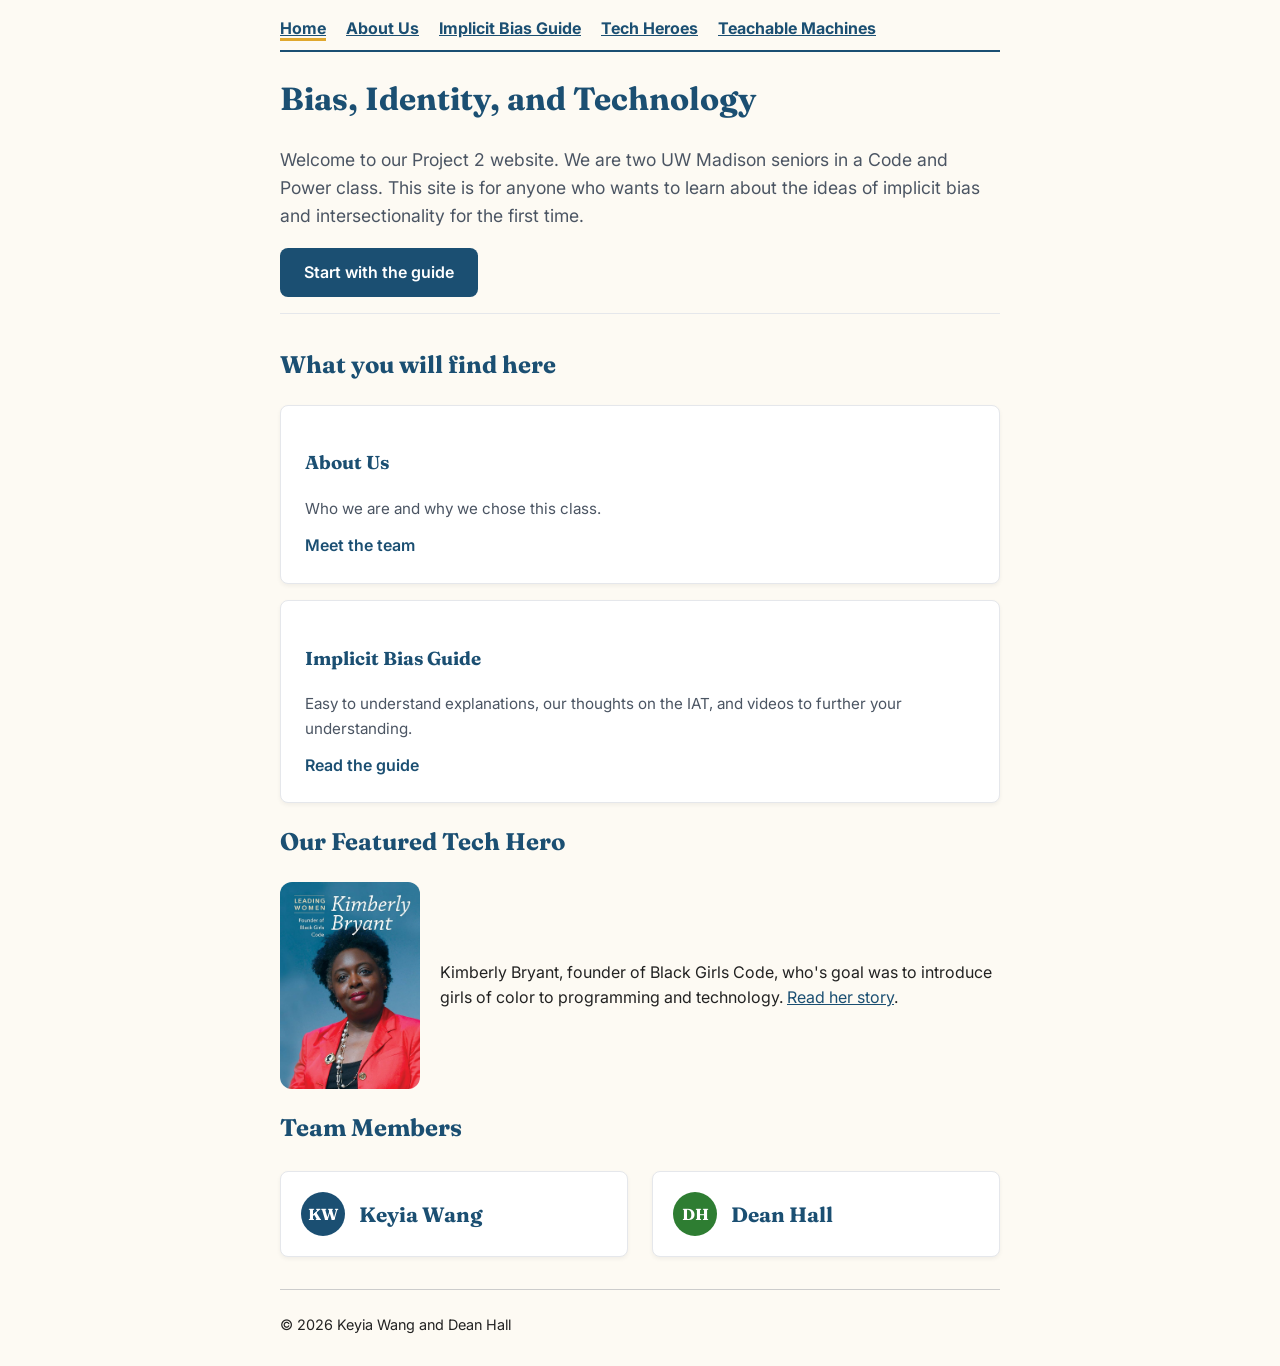
<file: index.html>
<!DOCTYPE html>
<html lang="en">
<head>
    <meta charset="UTF-8">
    <meta name="viewport" content="width=device-width, initial-scale=1.0">
    <!-- Page title changed from Project 2 to Home | Project 2, so any links will now show what page this is. DH -->
    <title>Home | Project 2</title>
    <link href="https://fonts.googleapis.com/css2?family=Fraunces:wght@600;700&family=Inter:wght@400;600&display=swap" rel="stylesheet">
    <link rel="stylesheet" href="stylepage.css">

    <!-- We rewrote the home page of the project, so that it know reads as a real splash page, instead of a basic list of names. H1 and welcome paragraph
         describe what the page is and who it is for, with new previews for other pages in the site. DH KW -->
         

    <!-- I changed the layout of this page so the team members show up as cards instead of a basic list. KW -->
</head>

<body>
    <a class="skip-link" href="#main">Skip to main content</a>
    <nav aria-label="Main navigation">
        <a href="index.html" aria-current="page">Home</a>
        <a href="about.html">About Us</a>
        <a href="resources.html">Implicit Bias Guide</a>
        <a href="tech-heroes.html">Tech Heroes</a>
        <a href="teachable-machines.html">Teachable Machines</a>
    </nav>

<!--The jump link didn’t work before because there was no element with the ID main. I added the ID, so now keyboard users can jump directly to the main content KW -->
    <main id="main">
        <header class="home-hero">
            <!-- Added a title that describes that describes Project 2 better than the name Project 2, and added detail to the welcome paragraph, and other changes DH -->
            <h1>Bias, Identity, and Technology</h1>
            <p class="welcome-text">Welcome to our Project 2 website. We are two UW Madison seniors in a Code and Power class. This site is for anyone who wants to learn about the ideas of implicit bias and intersectionality for the first time.</p>
            <a class="button" href="resources.html">Start with the guide</a>
        </header>

        <!-- Added previews for each section/page on the site DH -->
        <section aria-labelledby="explore-heading">
            <h2 id="explore-heading">What you will find here</h2>

            <div class="explore-grid">
                <a href="about.html" class="card-link">
                    <article class="profile-card">
                        <h3>About Us</h3>
                        <p class="card-desc">Who we are and why we chose this class.</p>
                        <p class="card-cta">Meet the team</p>
                    </article>
                </a>

                <a href="resources.html" class="card-link">
                    <article class="profile-card">
                        <h3>Implicit Bias Guide</h3>
                        <p class="card-desc">Easy to understand explanations, our thoughts on the IAT, and videos to further your understanding.</p>
                        <p class="card-cta">Read the guide</p>
                    </article>
                </a>
                
            </div>
        </section>

        <!-- Added a short part of tech hero on the home page DH -->
        <section aria-labelledby="featured-heading">
            <h2 id="featured-heading">Our Featured Tech Hero</h2>
            <div class="featured-hero">
                <img src="bryant.jpg" alt="Portrait of Kimberly Bryant, founder of Black Girls Code" width="140">
                <p>Kimberly Bryant, founder of Black Girls Code, who's goal was to introduce girls of color to programming and technology. <a href="tech-heroes.html">Read her story</a>.</p>
            </div>
        </section>
        
        <section class="home-team-section" aria-labelledby="home-team-heading">
            <h2 id="home-team-heading">Team Members</h2>

            <!-- I wrapped the cards in links so users can click on our names to jump straight to the about page. KW -->
            <div class="team-grid">
                <a href="about.html" class="card-link">
                    <article class="profile-card home-member-card">
                        <div class="profile-header">
                            <div class="avatar avatar-kw" aria-hidden="true">KW</div>
                            <h3>Keyia Wang</h3>
                        </div>
                    </article>
                </a>

                <a href="about.html" class="card-link">
                    <article class="profile-card home-member-card">
                        <div class="profile-header">
                            <div class="avatar avatar-dh" aria-hidden="true">DH</div>
                            <h3>Dean Hall</h3>
                        </div>
                    </article>
                </a>
            </div>
        </section>
    </main>

    <footer>
        <p>&copy; 2026 Keyia Wang and Dean Hall</p>
    </footer>
</body>
</html>
</file>
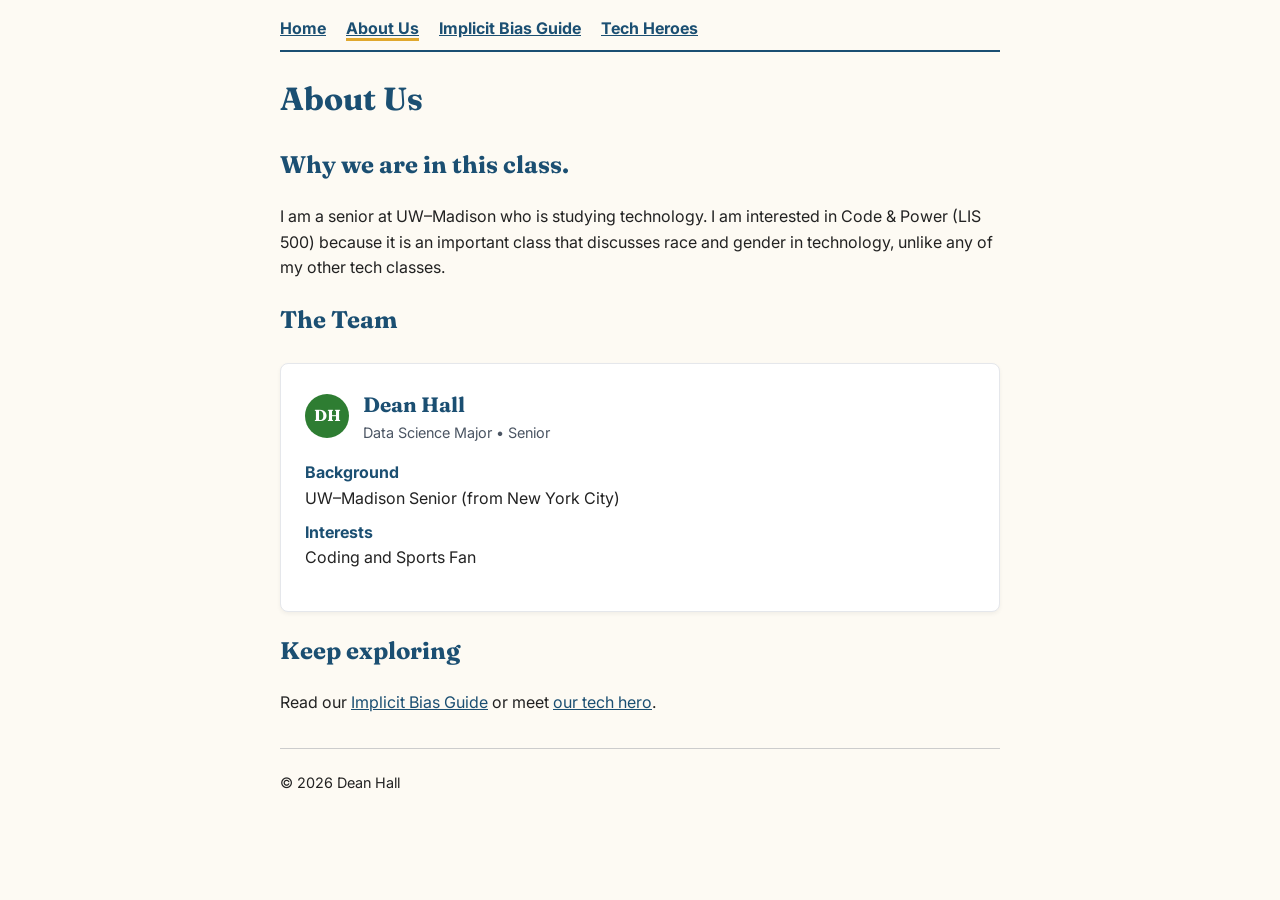
<file: about.html>
<!DOCTYPE html>
<html lang="en">
<head>
    <meta charset="UTF-8">
    <meta name="viewport" content="width=device-width, initial-scale=1.0">
    <title>About Us | Project 2</title>
    <link href="https://fonts.googleapis.com/css2?family=Fraunces:wght@600;700&family=Inter:wght@400;600&display=swap" rel="stylesheet">
    <link rel="stylesheet" href="stylepage.css">

    <!-- This is an about us page, which is based off of the videos that we created for our project 1.
         I tried to seperate the data into two parts. One that is a short piece about things that both of us
         have in common, and why we are taking the class. And a second part that is for each person indivually.
         I used the same head, navigation, and footer as every other page, so that it feels consistent to the other pages.
         In this page, I used h1 as the page title, and h2 +3 for the additional sections. DH
    -->

    <!-- I updated this about us page to make our profiles look more organized for the final submission.
         I kept the two parts that Dean set up, including the shared paragraph about our class and each of our original bios.
         Instead of plain text blocks, I wrapped our bios into a two-column responsive card grid with avatar initials.
         I kept the same head, navigation, and footer so it stays consistent with the rest of the site.
         In this page, I kept h1 as the title, and used h2 and h3 along with article tags for the team cards. KW
    -->
</head>

<body>
    <a class="skip-link" href="#main">Skip to main content</a>
    <nav aria-label="Main navigation">
        <a href="index.html">Home</a>
        <a href="about.html" aria-current="page">About Us</a>
        <a href="resources.html">Implicit Bias Guide</a>
        <a href="tech-heroes.html">Tech Heroes</a>
    </nav>

<!-- The skip link wasn’t working before because there was no `main` ID. I added it, and now keyboard users can skip straight to the main content. KW -->
    <main id="main">
        <h1>About Us</h1>

        <!-- Fixed the types, style, and heading of this intro paragraph DH -->
        <h2>Why we are in this class.</h2>
        <p>I am a senior at UW&ndash;Madison who is studying technology.
           I am interested in Code &amp; Power (LIS 500) because it is an important class that discusses race and gender in technology,
           unlike any of my other tech classes.</p>

        <h2>The Team</h2>

        <div class="team-grid">
                            <!--This is Dean Hall's Profile Card (KW)-->
                <article class="profile-card" aria-labelledby="member-dh">
                    <div class="profile-header">
                        <div class="avatar avatar-dh" aria-hidden="true">DH</div>
                        <div>
                            <h3 id="member-dh">Dean Hall</h3>
                            <p class="member-role">Data Science Major &bull; Senior</p>
                        </div>
                    </div>
                    <dl class="profile-meta">
                        <dt>Background</dt>
                        <dd>UW&ndash;Madison Senior (from New York City)</dd>
                        <dt>Interests</dt>
                        <dd>Coding and Sports Fan</dd>
                    </dl>
                </article>
            </div>

            <!-- Added a keep exploring option, to make it easier for visitors to go to a different page. DH -->
            <h2>Keep exploring</h2>
            <p>Read our <a href="resources.html">Implicit Bias Guide</a> or meet <a href="tech-heroes.html">our tech hero</a>.</p>

    </main>

    <footer>
        <p>&copy; 2026 Dean Hall</p>
    </footer>
</body>
</html>
</file>
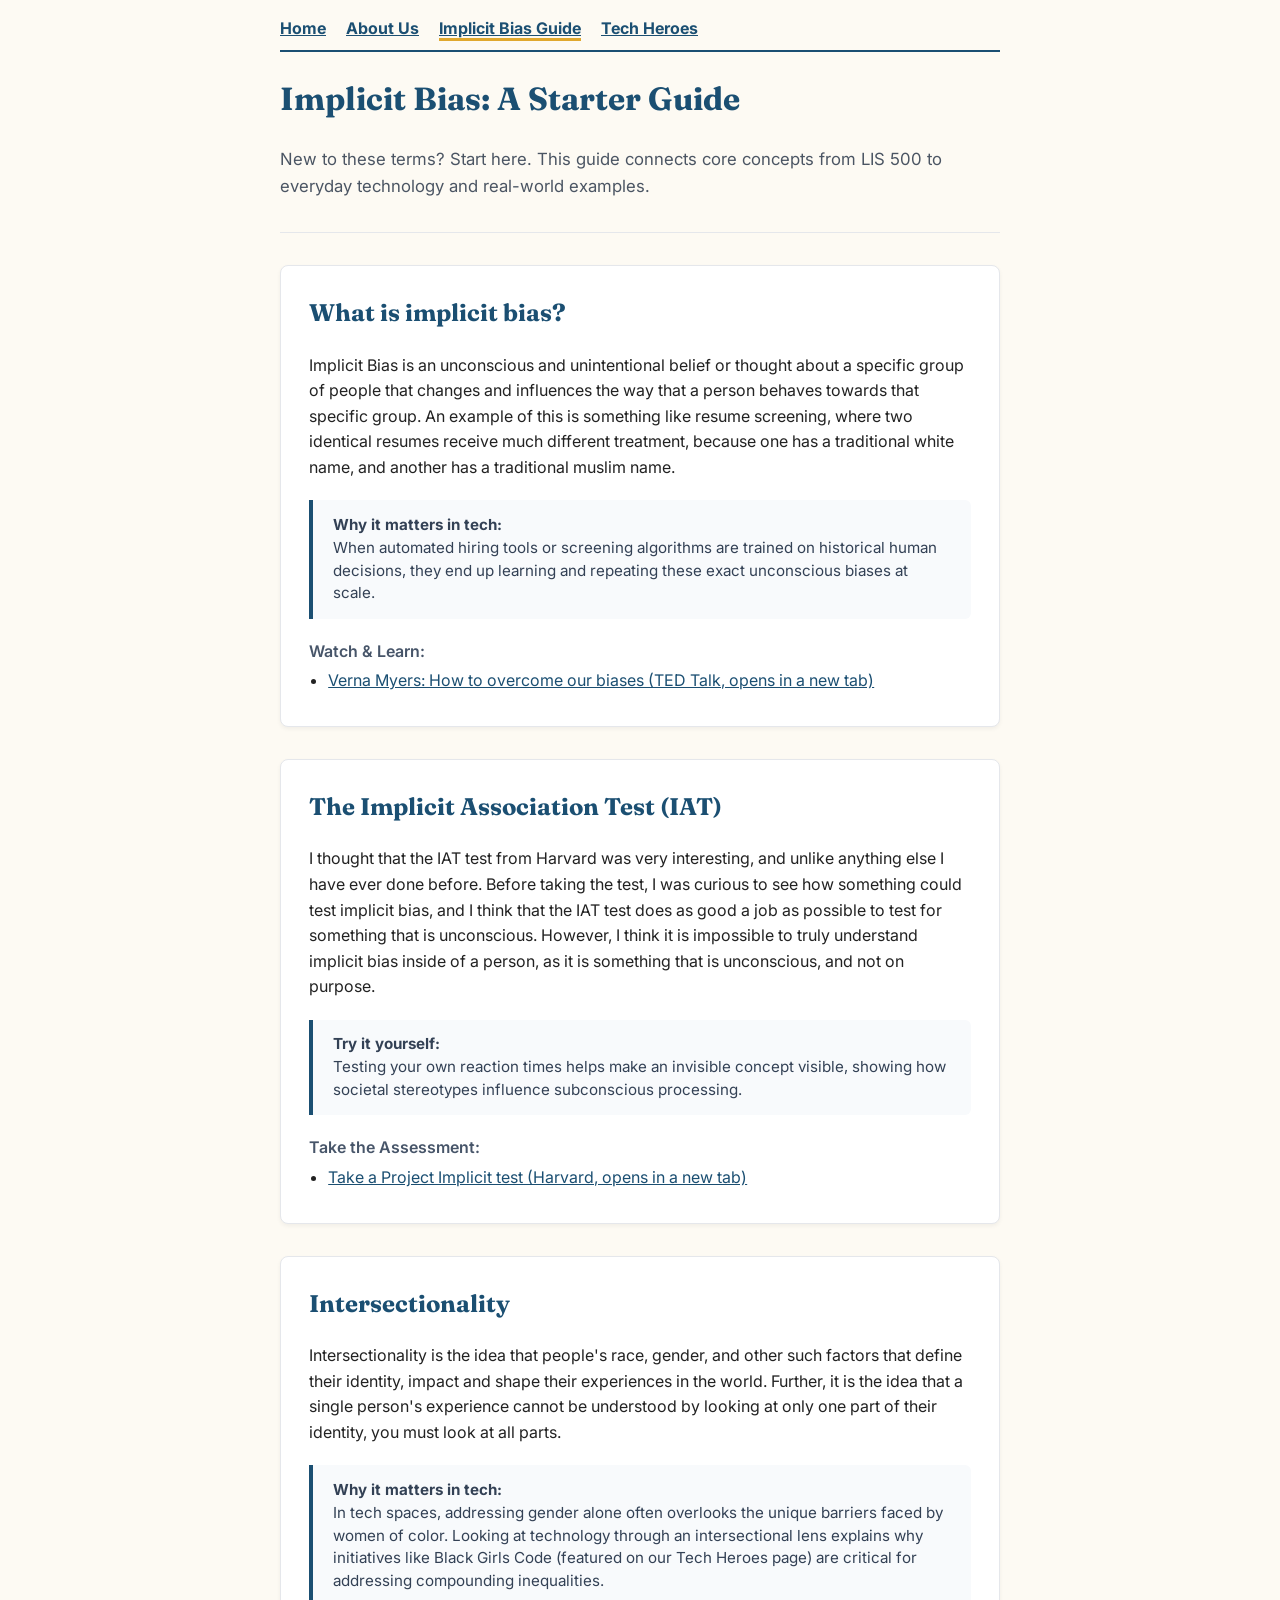
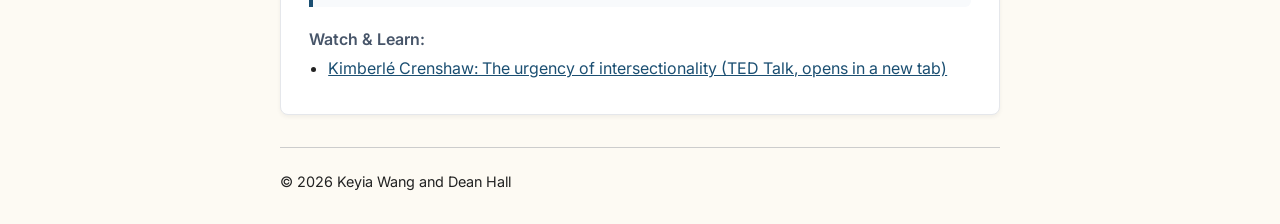
<file: resources.html>
<!DOCTYPE html>
<html lang="en">
<head>
    <meta charset="UTF-8">
    <meta name="viewport" content="width=device-width, initial-scale=1.0">
    <title>Implicit Bias Guide | Project 2</title>
    <link href="https://fonts.googleapis.com/css2?family=Fraunces:wght@600;700&family=Inter:wght@400;600&display=swap" rel="stylesheet">
    <link rel="stylesheet" href="stylepage.css">

    <!-- This page is our implicit bias page, written for first year college students, who are seeing these terms for the very first time.
         Each of the three topics on this page get an H2 heading, and a short explanation, as well as a link towards a video that helps understand
         the idea being defined. All external links open a new tab, and I wrote inside the link that this would happen, so it is not a suprise to the viewer.
         The styling for this page comes from stylepage.css only.  DH
    -->

    <!-- I updated this page so our guide gives unique value instead of just repeating definitions from class.
         I kept all of Dean's original explanations and links, but organized each of the three topics into clean cards.
         For each topic, I added a short "Why it matters in tech" section to connect implicit bias and intersectionality
         directly to real algorithms, resume screening, and our Tech Hero Kimberly Bryant.
         I also kept the same navigation, head, and footer to stay consistent with the rest of the site. KW
    -->
</head>

<body>
    <a class="skip-link" href="#main">Skip to main content</a>
    <nav aria-label="Main navigation">
        <a href="index.html">Home</a>
        <a href="about.html">About Us</a>
        <a href="resources.html" aria-current="page">Implicit Bias Guide</a>
        <a href="tech-heroes.html">Tech Heroes</a>
    </nav>

<!--The link did not work at first because the page was missing an element with the ID `main`. After adding it, keyboard users can now move directly to the main section. KW -->
    <main id="main">
        <header class="resource-hero">
            <h1>Implicit Bias: A Starter Guide</h1>
            <p class="guide-intro">New to these terms? Start here. This guide connects core concepts from LIS 500 to everyday technology and real-world examples.</p>
        </header>

        <!-- I wrapped each topic into its own card with discussion prompts to make the guide interactive and useful. KW -->
        <div class="resource-container">

            <!-- TOPIC 1: Implicit Bias -->
            <article class="resource-card">
                <h2>What is implicit bias?</h2>
                <p>Implicit Bias is an unconscious and unintentional belief or thought about a specific group of people that
                   changes and influences the way that a person behaves towards that specific group. An example of this is something like
                   resume screening, where two identical resumes receive much different treatment, because one has a traditional white name, and
                   another has a traditional muslim name.</p>

                <div class="resource-takeaway">
                    <p class="takeaway-title">Why it matters in tech:</p>
                    <p>When automated hiring tools or screening algorithms are trained on historical human decisions, they end up learning and repeating these exact unconscious biases at scale.</p>
                </div>

                <div class="resource-links">
                    <p class="links-title">Watch &amp; Learn:</p>
                    <ul>
                        <li><a href="https://www.ted.com/talks/verna_myers_how_to_overcome_our_biases_walk_boldly_toward_them" target="_blank" rel="noopener noreferrer">Verna Myers: How to overcome our biases (TED Talk, opens in a new tab)</a></li>
                    </ul>
                </div>
            </article>

            <!-- TOPIC 2: IAT Test -->
            <article class="resource-card">
                <h2>The Implicit Association Test (IAT)</h2>
                <p>I thought that the IAT test from Harvard was very interesting, and unlike anything else I have ever done before. Before taking the
                    test, I was curious to see how something could test implicit bias, and I think that the IAT test does as good a job as possible to
                    test for something that is unconscious. However, I think it is impossible to truly understand implicit bias inside of a person, as it is something
                    that is unconscious, and not on purpose.</p>

                <div class="resource-takeaway">
                    <p class="takeaway-title">Try it yourself:</p>
                    <p>Testing your own reaction times helps make an invisible concept visible, showing how societal stereotypes influence subconscious processing.</p>
                </div>

                <div class="resource-links">
                    <p class="links-title">Take the Assessment:</p>
                    <ul>
                        <li><a href="https://implicit.harvard.edu/implicit/takeatest.html" target="_blank" rel="noopener noreferrer">Take a Project Implicit test (Harvard, opens in a new tab)</a></li>
                    </ul>
                </div>
            </article>

            <!-- TOPIC 3: Intersectionality -->
            <article class="resource-card">
                <h2>Intersectionality</h2>
                <p>Intersectionality is the idea that people's race, gender, and other such factors that define their identity, impact and shape their experiences in the world. Further, it is the idea that a single person's experience cannot be understood by looking at only one part of their identity, you must look at all parts.</p>

                <!-- Connecting intersectionality directly to technology so it provides unique value beyond general definitions KW -->
                <div class="resource-takeaway">
                    <p class="takeaway-title">Why it matters in tech:</p>
                    <p>In tech spaces, addressing gender alone often overlooks the unique barriers faced by women of color. Looking at technology through an intersectional lens explains why initiatives like Black Girls Code (featured on our Tech Heroes page) are critical for addressing compounding inequalities.</p>
                </div>

                <div class="resource-links">
                    <p class="links-title">Watch &amp; Learn:</p>
                    <ul>
                        <li><a href="https://www.ted.com/talks/kimberle_crenshaw_the_urgency_of_intersectionality" target="_blank" rel="noopener noreferrer">Kimberlé Crenshaw: The urgency of intersectionality (TED Talk, opens in a new tab)</a></li>
                    </ul>
                </div>
            </article>

        </div>
    </main>

    <footer>
        <p>&copy; 2026 Keyia Wang and Dean Hall</p>
    </footer>
</body>
</html>
</file>
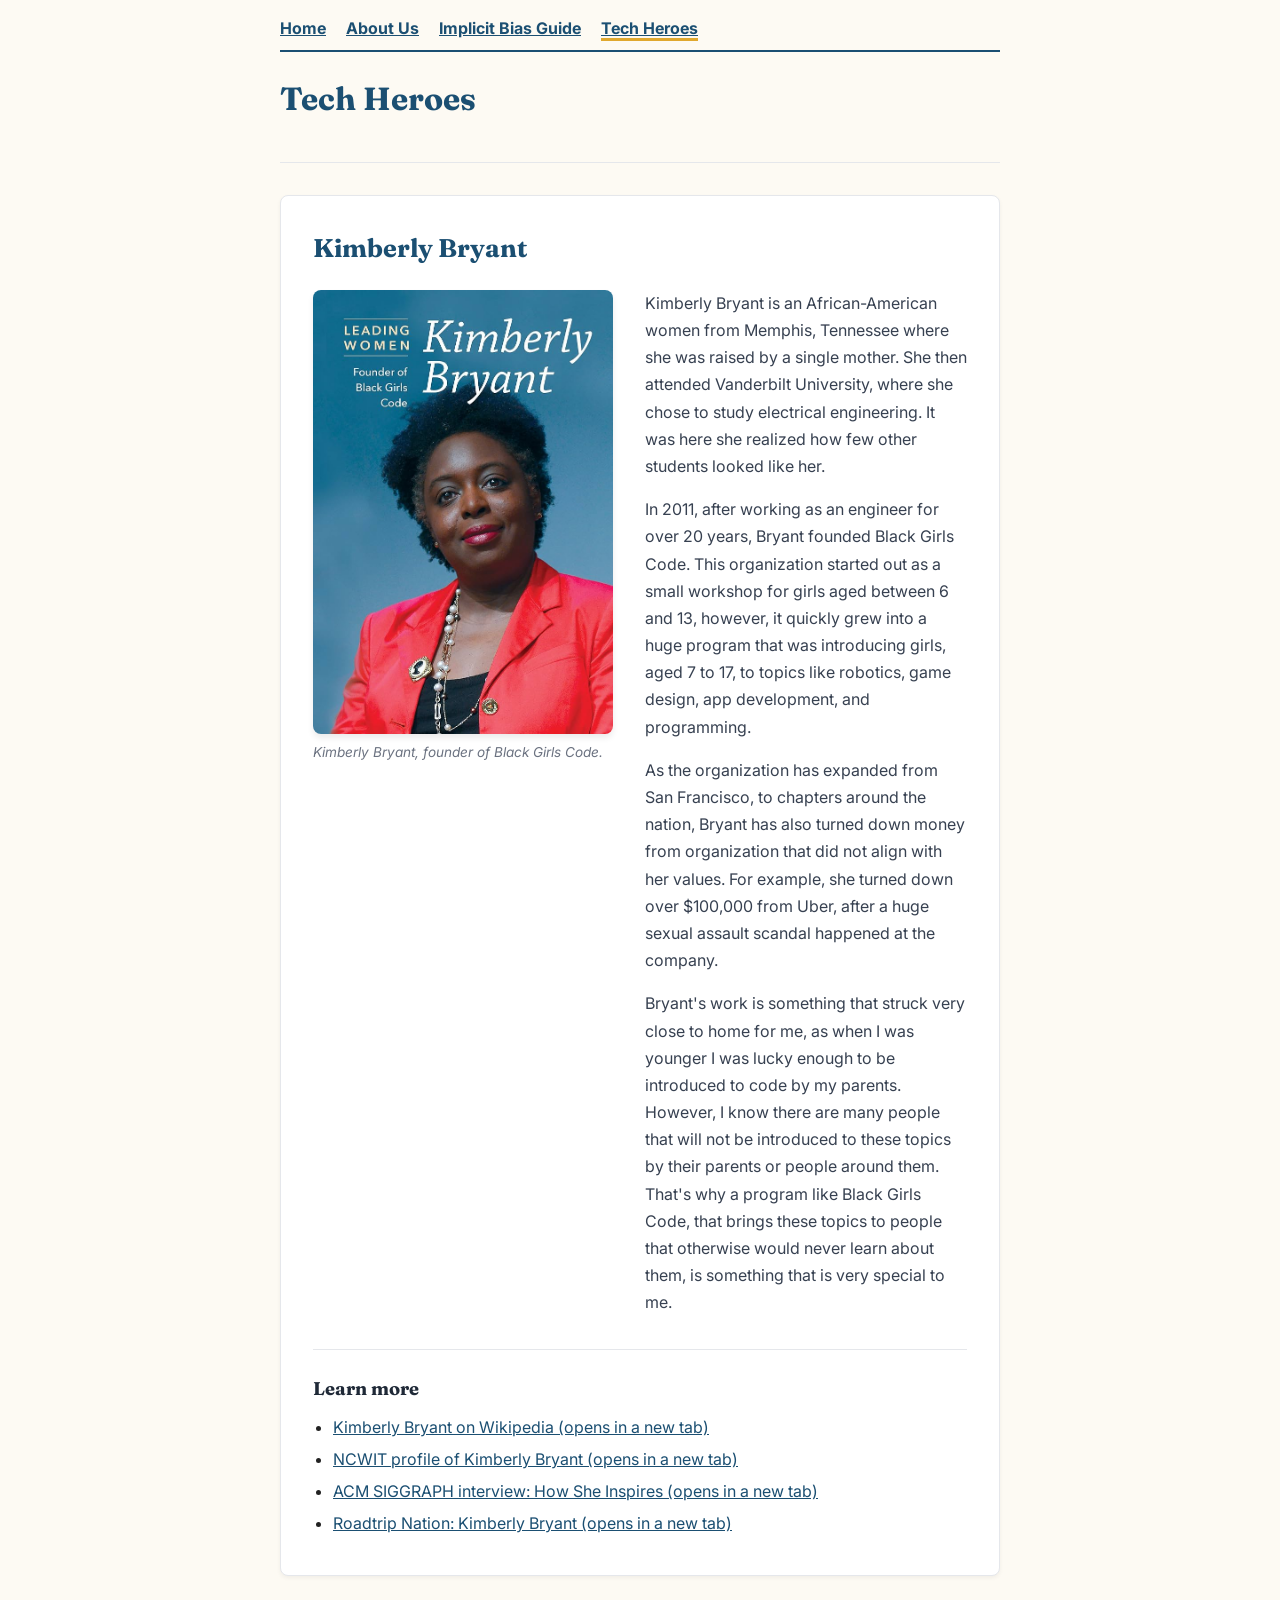
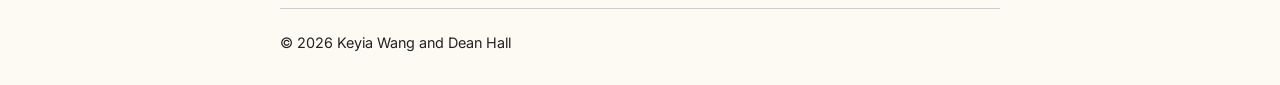
<file: tech-heroes.html>
<!DOCTYPE html>
<html lang="en">
<head>
    <meta charset="UTF-8">
    <meta name="viewport" content="width=device-width, initial-scale=1.0">
    <title>Tech Heroes | Project 2</title>
    <link href="https://fonts.googleapis.com/css2?family=Fraunces:wght@600;700&family=Inter:wght@400;600&display=swap" rel="stylesheet">
    <link rel="stylesheet" href="stylepage.css">

    <!--
        This page is about a tech hero, who is a person of color and someone who works to challenge the inequality that currently exists inside of technology in the US.
        The bio was limited at 300 words, and required a photo, with an img tag and alt text so that even people who cant see the image can still recieve information on it.
        As of the last pages, the only styling comes from our stylepage.css, and the navigation of this page matches all of the others in this repo.  DH
    -->

    <!-- I updated the formatting of this page so Kimberly Bryant's story and photo sit together inside a clean profile layout.
         And I kept all of Dean's original bio text and links exactly as they were without adding new facts.
         I used a responsive card with styled figures and a dedicated resources box so the external links are easy to click.
         I also kept the same navigation, head, and footer to stay consistent across the site. KW
    -->
</head>

<body>
    <a class="skip-link" href="#main">Skip to main content</a>
    <nav aria-label="Main navigation">
        <a href="index.html">Home</a>
        <a href="about.html">About Us</a>
        <a href="resources.html">Implicit Bias Guide</a>
        <a href="tech-heroes.html" aria-current="page">Tech Heroes</a>
    </nav>

<!-- The link wasn't responding before because there was no section labeled with id="main". I added the ID, so keyboard users can now jump directly to the main content. KW -->
    <main id="main">
        <header class="hero-page-header">
            <h1>Tech Heroes</h1>
        </header>

        <!-- I wrapped the hero content into a structured card layout for a cleaner presentation. KW -->
        <article class="hero-feature-card">
            <h2><strong>Kimberly Bryant</strong></h2>

            <div class="hero-content-wrapper">
                <figure class="hero-figure">
                    <img src="bryant.jpg" alt="Portrait of Kimberly Bryant, founder of Black Girls Code" width="300" class="hero-image">
                    <figcaption>Kimberly Bryant, founder of Black Girls Code.</figcaption>
                </figure>

                <div class="hero-bio-text">
                    <!-- Re-formatted the paragraph about Kimerbly Bryant to be in seperate short paragraphs, instead of one large paragraph. DH -->
                    <p>Kimberly Bryant is an African-American women from Memphis, Tennessee where she was raised by a single mother. She then attended Vanderbilt University, where she chose to study electrical engineering. It was here she realized how few other students looked like her.</p>

                    <p>In 2011, after working as an engineer for over 20 years, Bryant founded Black Girls Code. This organization started out as a small workshop for girls aged between 6 and 13, however, it quickly grew into a huge program that was introducing girls, aged 7 to 17, to topics like robotics, game design, app development, and programming.</p>

                    <p>As the organization has expanded from San Francisco, to chapters around the nation, Bryant has also turned down money from organization that did not align with her values. For example, she turned down over $100,000 from Uber, after a huge sexual assault scandal happened at the company.</p>

                    <p>Bryant's work is something that struck very close to home for me, as when I was younger I was lucky enough to be introduced to code by my parents. However, I know there are many people that will not be introduced to these topics by their parents or people around them. That's why a program like Black Girls Code, that brings these topics to people that otherwise would never learn about them, is something that is very special to me.</p>
                </div>
            </div>

            <!-- I grouped the external reading links into an easy-to-navigate section at the bottom. KW -->
            <div class="hero-links-box">
                <h3>Learn more</h3>
                <ul class="hero-links-list">
                    <li><a href="https://en.wikipedia.org/wiki/Kimberly_Bryant_(technologist)" target="_blank" rel="noopener noreferrer">Kimberly Bryant on Wikipedia (opens in a new tab)</a></li>
                    <li><a href="https://ncwit.org/profile/kimberly-bryant/" target="_blank" rel="noopener noreferrer">NCWIT profile of Kimberly Bryant (opens in a new tab)</a></li>
                    <li><a href="https://blog.siggraph.org/2022/02/how-she-inspires-black-girls-code-founder-kimberly-bryant.html/" target="_blank" rel="noopener noreferrer">ACM SIGGRAPH interview: How She Inspires (opens in a new tab)</a></li>
                    <li><a href="https://roadtripnation.com/leader/kimberly-bryant" target="_blank" rel="noopener noreferrer">Roadtrip Nation: Kimberly Bryant (opens in a new tab)</a></li>
                </ul>
            </div>
        </article>
    </main>

    <footer>
        <p>&copy; 2026 Keyia Wang and Dean Hall</p>
    </footer>
</body>
</html>
</file>
<file: stylepage.css>
body {
    font-family: "Inter", Arial, sans-serif;
    max-width: 45rem;
    margin: 0 auto;
    padding: 1rem;
    line-height: 1.6;
    color: #222222;
    background: #fdfaf3;
}

h1, h2, h3 {
    color: #1b4f72;
    font-family: "Fraunces", Georgia, serif;
}

a {
    color: #1b4f72;
}

a:focus {
    outline: 3px solid #e0a82e;
}

nav {
    border-bottom: 2px solid #1b4f72;
    padding-bottom: 0.5rem;
    margin-bottom: 1rem;
}

nav a {
    margin-right: 1rem;
    font-weight: bold;
}

img {
    max-width: 100%;
    height: auto;
}

/* The thin light gray line at the bottom of the page serves as a separator between the footer and the rest of the content. There is also a bit of extra space above the footer line. The text in the footer is displayed in a smaller font size than the rest of the content, since the copyright information is less important than the content above it. The page now looks more organized. KW */
footer {
    border-top: 1px solid #cccccc;
    margin-top: 2rem;
    padding-top: 0.5rem;
    font-size: 0.9rem;
}
/* In hovering over a link, the background of the text changes to a light yellow color, and the text itself turns black. This highlights the link further so it’s more noticeable and clearly indicates that it can be clicked. It also serves a purpose by enabling users to know where on the page they are clicking. KW */
a:hover { background: #fdf0c8; color: #000000; }
   nav a:hover { border-bottom: 3px solid #e0a82e; }
   nav a[aria-current="page"] { border-bottom: 3px solid #e0a82e; }
   img { border-radius: 0.75rem; transition: transform 0.2s ease; }
   img:hover { transform: scale(1.03); }
   iframe { max-width: 100%; }

  /* The skip link is hidden off-screen and appears when someone presses Tab, so keyboard users can skip the navigation and go directly to the main content. KW */
.skip-link { position: absolute; left: 0.5rem; top: -3rem; background: #1b4f72; color: #ffffff; padding: 0.5rem 1rem; }
   .skip-link:focus { top: 0.5rem; }

 /* Styled the team section into responsive cards instead of plain text blocks.
   Added a simple 2-column grid and subtle shadow/hover effects.
   Kept all of our original bio text intact. KW */

.team-grid {
    display: grid;
    grid-template-columns: repeat(auto-fit, minmax(280px, 1fr));
    gap: 1.5rem;
    margin-top: 1.5rem;
}

.profile-card {
    background: #ffffff;
    border: 1px solid #e5e7eb;
    border-radius: 8px;
    padding: 1.5rem;
    box-shadow: 0 2px 4px rgba(0, 0, 0, 0.05);
    transition: transform 0.2s ease, box-shadow 0.2s ease;
}

.profile-card:hover {
    transform: translateY(-3px);
    box-shadow: 0 6px 12px rgba(0, 0, 0, 0.08);
}

.profile-header {
    display: flex;
    align-items: center;
    gap: 0.85rem;
    margin-bottom: 1rem;
}

.profile-header h3 {
    margin: 0;
    font-size: 1.3rem;
}

/* Initials badges for our profile headers DH */
.avatar {
    width: 44px;
    height: 44px;
    border-radius: 50%;
    display: flex;
    align-items: center;
    justify-content: center;
    font-family: 'Fraunces', serif;
    font-weight: 700;
    font-size: 1rem;
    color: #ffffff;
}

.avatar-kw {
    background-color: #1b4f72;
}

.avatar-dh {
    background-color: #2e7d32;
}

.bio-text {
    line-height: 1.6;
    color: #374151;
    margin: 0;
}

/* I added these styles for the home page header and cards so they fit the new grid. KW */
.home-hero {
    margin-bottom: 2rem;
    padding-bottom: 1rem;
    border-bottom: 1px solid #e5e7eb;
}

.welcome-text {
    font-size: 1.1rem;
    color: #4b5563;
    line-height: 1.6;
}

.home-member-card {
    padding: 1.25rem;
}

.home-member-card .profile-header {
    margin-bottom: 0;
}

/* I made the card links block elements and removed default underline so the cards look clean and clickable. KW */
.card-link {
    text-decoration: none;
    color: inherit;
    display: block;
}

.card-link:focus-visible {
    outline: 2px solid #1b4f72;
    border-radius: 8px;
}


/* I styled the resource guide into distinct topic cards with highlight boxes for takeaways. KW */
.resource-hero {
    margin-bottom: 2rem;
    padding-bottom: 1rem;
    border-bottom: 1px solid #e5e7eb;
}

.guide-intro {
    font-size: 1.05rem;
    color: #4b5563;
    line-height: 1.6;
}

.resource-container {
    display: flex;
    flex-direction: column;
    gap: 2rem;
}

.resource-card {
    background: #ffffff;
    border: 1px solid #e5e7eb;
    border-radius: 8px;
    padding: 1.75rem;
    box-shadow: 0 2px 4px rgba(0, 0, 0, 0.05);
}

.resource-card h2 {
    margin-top: 0;
    color: #1b4f72;
}

.resource-takeaway {
    background: #f8fafc;
    border-left: 4px solid #1b4f72;
    padding: 0.85rem 1.25rem;
    margin: 1.25rem 0;
    border-radius: 0 6px 6px 0;
}

.takeaway-title {
    font-weight: 700;
    color: #0f172a;
    margin-bottom: 0.25rem;
}

.resource-takeaway p {
    margin: 0;
    font-size: 0.95rem;
    color: #334155;
    line-height: 1.5;
}

.resource-links {
    margin-top: 1rem;
}

.links-title {
    font-weight: 600;
    color: #475569;
    margin-bottom: 0.25rem;
}

.resource-links ul {
    margin: 0.25rem 0 0 1.2rem;
    padding: 0;
}

.resource-links li {
    margin-bottom: 0.25rem;
}


/* I styled the Tech Heroes page so the photo and bio sit side-by-side on desktop screens.
   Also added rounded corners and subtle shadow to the hero card and image. KW */

.hero-page-header {
    margin-bottom: 2rem;
    padding-bottom: 1rem;
    border-bottom: 1px solid #e5e7eb;
}

.hero-feature-card {
    background: #ffffff;
    border: 1px solid #e5e7eb;
    border-radius: 8px;
    padding: 2rem;
    box-shadow: 0 2px 4px rgba(0, 0, 0, 0.05);
}

.hero-feature-card h2 {
    margin-top: 0;
    color: #1b4f72;
    font-size: 1.6rem;
}

.hero-content-wrapper {
    display: flex;
    flex-wrap: wrap;
    gap: 2rem;
    align-items: flex-start;
    margin-top: 1.25rem;
}

.hero-figure {
    margin: 0;
    flex: 0 0 auto;
    max-width: 100%;
}

.hero-image {
    display: block;
    border-radius: 8px;
    box-shadow: 0 4px 6px rgba(0, 0, 0, 0.08);
    max-width: 100%;
    height: auto;
}

.hero-figure figcaption {
    font-size: 0.85rem;
    color: #6b7280;
    margin-top: 0.5rem;
    font-style: italic;
}

.hero-bio-text {
    flex: 1 1 320px;
}

/* The hero bio is several paragraphs, so each one gets space below it. DH */
.hero-bio-text p {
    margin: 0 0 1rem;
    line-height: 1.7;
    color: #374151;
    font-size: 1rem;
}

.hero-bio-text p:last-child {
    margin-bottom: 0;
}

.hero-links-box {
    margin-top: 2rem;
    padding-top: 1.5rem;
    border-top: 1px solid #e5e7eb;
}

.hero-links-box h3 {
    margin: 0 0 0.75rem 0;
    font-size: 1.15rem;
    color: #1f2937;
}

.hero-links-list {
    margin: 0;
    padding-left: 1.25rem;
    line-height: 1.6;
}

.hero-links-list li {
    margin-bottom: 0.4rem;
}

/* FINAL STYLE EDIT
   These new final style rule edits help support the entire page, and make
   the page look and run better. DH */

/* Re-does the main page link on the Home page. DH */
.button {
    display: inline-block;
    background: #1b4f72;
    color: #ffffff;
    padding: 0.75rem 1.5rem;
    border-radius: 8px;
    text-decoration: none;
    font-weight: 600;
}

.button:hover {
    background: #0f3550;
    color: #ffffff;
}

/* Adds three previews on the home page. DH */
.explore-grid {
    display: grid;
    gap: 1rem;
    margin-top: 1rem;
}

.card-desc {
    margin: 0.5rem 0 0;
    color: #4b5563;
    font-size: 0.95rem;
}

.card-cta {
    margin: 0.75rem 0 0;
    font-weight: 600;
    color: #1b4f72;
}

/* Changes the yellow highlighter */
.card-link:hover {
    background: transparent;
    color: inherit;
}

/* Changes the tech hero photo, to allow the photo to be beside text. DH */
.featured-hero {
    display: flex;
    flex-wrap: nowrap;
    align-items: center;
    gap: 1.25rem;
}

.featured-hero img {
    width: 140px;
    flex-shrink: 0;
}

.featured-hero p {
    flex: 1;
    min-width: 0;
    margin: 0;
}

/* Key terms put at top of resource guide DH */
.key-terms dt {
    font-weight: 700;
    color: #1b4f72;
}

.key-terms dd {
    margin: 0 0 0.75rem 0;
}

/* New styles for profiles on the About Us page. DH */
.member-role {
    margin: 0;
    font-size: 0.9rem;
    color: #4b5563;
}

.profile-meta dt {
    font-weight: 700;
    color: #1b4f72;
    margin-top: 0.5rem;
}

.profile-meta dd {
    margin: 0;
}
</file>
